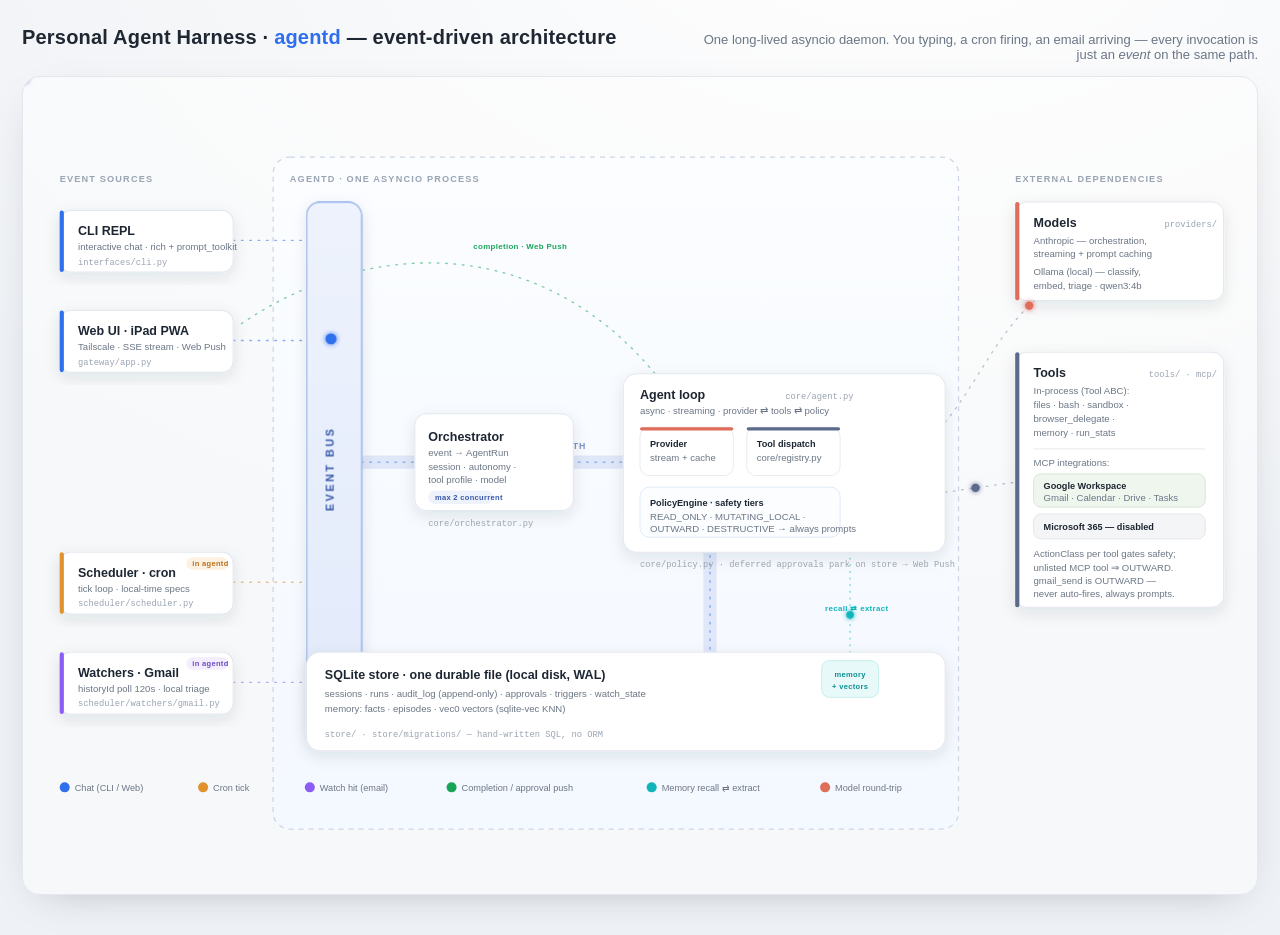
<file: architecture.html>
<!DOCTYPE html>
<html lang="en">
<head>
<meta charset="utf-8">
<meta name="viewport" content="width=device-width, initial-scale=1">
<title>Personal Agent Harness — Architecture</title>
<style>
  :root{
    --bg:#f6f7f9; --ink:#1f2733; --muted:#6b7685; --faint:#9aa4b2;
    --card:#ffffff; --line:#e3e7ee;
    --chat:#2f6fed; --cron:#e0922f; --watch:#8b5cf6;
    --push:#18a558; --mem:#0fb5ba; --models:#e06c5a; --tools:#5b6b8c;
  }
  *{box-sizing:border-box}
  html,body{margin:0;padding:0;background:
     radial-gradient(1200px 700px at 70% -10%, #ffffff 0%, #f6f7f9 55%, #eef1f5 100%);
     color:var(--ink);
     font-family:-apple-system,BlinkMacSystemFont,"Segoe UI",Roboto,Helvetica,Arial,sans-serif;}
  .wrap{max-width:1480px;margin:0 auto;padding:26px 22px 40px;}
  header.top{display:flex;align-items:baseline;justify-content:space-between;
     flex-wrap:wrap;gap:8px;margin-bottom:14px;}
  header.top h1{font-size:20px;font-weight:650;letter-spacing:.2px;margin:0}
  header.top h1 span{color:var(--chat)}
  header.top p{margin:0;color:var(--muted);font-size:13px;max-width:560px;text-align:right}
  .frame{background:rgba(255,255,255,.55);border:1px solid var(--line);border-radius:18px;
     box-shadow:0 12px 40px -22px rgba(31,39,51,.35);overflow:hidden}
  svg{display:block;width:100%;height:auto}

  /* SVG text styling */
  .t-title{font-size:15px;font-weight:650;fill:var(--ink)}
  .t-sub{font-size:11.5px;fill:var(--muted)}
  .t-path{font-size:10.5px;fill:var(--faint);
     font-family:"SF Mono",ui-monospace,SFMono-Regular,Menlo,Consolas,monospace}
  .t-zone{font-size:11px;font-weight:650;letter-spacing:1.4px;fill:var(--faint)}
  .t-bus{font-size:13px;font-weight:700;letter-spacing:3px;fill:#3556a8}
  .t-chip{font-size:11px;font-weight:600;fill:var(--ink)}
  .t-tag{font-size:9.5px;font-weight:600;letter-spacing:.4px}
  .t-lane{font-size:10.5px;font-weight:600;letter-spacing:1.2px;fill:#7d93c9}

  .card{filter:url(#softshadow)}
  .surface{fill:var(--card);stroke:var(--line);stroke-width:1.2}

  /* animated dashed flow on connectors */
  .flow{fill:none;stroke-width:1.6;stroke-linecap:round;
     stroke-dasharray:2 8;animation:dash 1.4s linear infinite;opacity:.55}
  @keyframes dash{to{stroke-dashoffset:-40}}
  .flow.chat{stroke:var(--chat)} .flow.cron{stroke:var(--cron)}
  .flow.watch{stroke:var(--watch)} .flow.push{stroke:var(--push);animation-duration:2.2s}
  .flow.mem{stroke:var(--mem);stroke-dasharray:1 7;animation-duration:2.6s}
  .flow.dep{stroke:var(--tools);opacity:.4}

  .lane{fill:none;stroke:#cdd9f5;stroke-width:16;stroke-linecap:round;
     stroke-linejoin:round;opacity:.55}

  .pulse{transform-box:fill-box;transform-origin:center;
     animation:breathe 3.6s ease-in-out infinite}
  @keyframes breathe{0%,100%{opacity:.35}50%{opacity:.9}}

  .legend text{font-size:11px;fill:var(--muted)}
  .badge{font-size:9px;font-weight:700;letter-spacing:.4px}
</style>
</head>
<body>
<div class="wrap">
  <header class="top">
    <h1>Personal Agent Harness · <span>agentd</span> — event-driven architecture</h1>
    <p>One long-lived asyncio daemon. You typing, a cron firing, an email arriving —
       every invocation is just an <em>event</em> on the same path.</p>
  </header>

  <div class="frame">
  <svg viewBox="0 0 1480 980" xmlns="http://www.w3.org/2000/svg"
       xmlns:xlink="http://www.w3.org/1999/xlink" role="img"
       aria-label="Animated architecture diagram of the agentd personal agent harness">
    <defs>
      <filter id="softshadow" x="-20%" y="-20%" width="140%" height="140%">
        <feDropShadow dx="0" dy="6" stdDeviation="9" flood-color="#1f2733" flood-opacity="0.10"/>
      </filter>
      <filter id="glow" x="-80%" y="-80%" width="260%" height="260%">
        <feGaussianBlur stdDeviation="3.2" result="b"/>
        <feMerge><feMergeNode in="b"/><feMergeNode in="SourceGraphic"/></feMerge>
      </filter>
      <linearGradient id="busgrad" x1="0" y1="0" x2="0" y2="1">
        <stop offset="0" stop-color="#eef3fd"/><stop offset="1" stop-color="#e2eafb"/>
      </linearGradient>
      <linearGradient id="agentgrad" x1="0" y1="0" x2="0" y2="1">
        <stop offset="0" stop-color="#fbfdff"/><stop offset="1" stop-color="#f4f8ff"/>
      </linearGradient>

      <!-- ===== journey paths (sources converge on the bus, share one downstream lane) ===== -->
      <path id="jCLI"   d="M252,196 L340,196 L406,462 L470,462 L660,462 L720,462 L824,462 L824,572 L824,706"/>
      <path id="jWeb"   d="M252,316 L340,316 L406,462 L470,462 L660,462 L720,462 L824,462 L824,572 L824,706"/>
      <path id="jCron"  d="M252,606 L340,606 L406,462 L470,462 L660,462 L720,462 L824,462 L824,572 L824,706"/>
      <path id="jWatch" d="M252,726 L340,726 L406,462 L470,462 L660,462 L720,462 L824,462 L824,572 L824,706"/>
      <!-- dependency + return paths -->
      <path id="pModels" d="M1106,414 C1150,360 1170,300 1228,256"/>
      <path id="pTools"  d="M1106,498 L1190,486"/>
      <path id="pPush"   d="M860,560 C760,210 470,150 256,300"/>
      <path id="pMem"    d="M992,690 L992,576"/>
    </defs>

    <!-- ============ agentd boundary ============ -->
    <rect x="300" y="96" width="822" height="806" rx="20"
          fill="url(#agentgrad)" stroke="#cdd6e6" stroke-width="1.5" stroke-dasharray="6 6"/>
    <text class="t-zone" x="320" y="126">AGENTD · ONE ASYNCIO PROCESS</text>

    <!-- shared lane highlight under the spine -->
    <path class="lane" d="M406,462 L470,462 L660,462 L720,462 L824,462 L824,572 L824,706"/>
    <text class="t-lane" x="470" y="446">EVERY EVENT → THE SAME PATH</text>

    <!-- zone labels -->
    <text class="t-zone" x="44" y="126">EVENT SOURCES</text>
    <text class="t-zone" x="1190" y="126">EXTERNAL DEPENDENCIES</text>

    <!-- ================= connector base lines (animated dashes) ================= -->
    <path class="flow chat"  d="M252,196 L340,196"/>
    <path class="flow chat"  d="M252,316 L340,316"/>
    <path class="flow cron"  d="M252,606 L340,606"/>
    <path class="flow watch" d="M252,726 L340,726"/>
    <path class="flow chat"  d="M406,462 L470,462 L660,462 L720,462 L824,462 L824,572 L824,706"/>
    <path class="flow dep"   d="M1106,414 C1150,360 1170,300 1228,256"/>
    <path class="flow dep"   d="M1106,498 L1190,486"/>
    <path class="flow push"  d="M860,560 C760,210 470,150 256,300"/>
    <path class="flow mem"   d="M992,690 L992,576"/>

    <!-- ================= SOURCE CARDS ================= -->
    <g class="card">
      <rect class="surface" x="44" y="160" width="208" height="74" rx="13"/>
      <rect x="44" y="160" width="5" height="74" rx="2.5" fill="var(--chat)"/>
      <text class="t-title" x="66" y="190">CLI REPL</text>
      <text class="t-sub"   x="66" y="208">interactive chat · rich + prompt_toolkit</text>
      <text class="t-path"  x="66" y="225">interfaces/cli.py</text>
    </g>
    <g class="card">
      <rect class="surface" x="44" y="280" width="208" height="74" rx="13"/>
      <rect x="44" y="280" width="5" height="74" rx="2.5" fill="var(--chat)"/>
      <text class="t-title" x="66" y="310">Web UI · iPad PWA</text>
      <text class="t-sub"   x="66" y="328">Tailscale · SSE stream · Web Push</text>
      <text class="t-path"  x="66" y="345">gateway/app.py</text>
    </g>
    <g class="card">
      <rect class="surface" x="44" y="570" width="208" height="74" rx="13"/>
      <rect x="44" y="570" width="5" height="74" rx="2.5" fill="var(--cron)"/>
      <text class="t-title" x="66" y="600">Scheduler · cron</text>
      <text class="t-sub"   x="66" y="618">tick loop · local-time specs</text>
      <text class="t-path"  x="66" y="635">scheduler/scheduler.py</text>
      <rect x="196" y="576" width="50" height="15" rx="7.5" fill="#fdf1e1"/>
      <text class="t-tag badge" x="203" y="587" fill="#b9701e">in agentd</text>
    </g>
    <g class="card">
      <rect class="surface" x="44" y="690" width="208" height="74" rx="13"/>
      <rect x="44" y="690" width="5" height="74" rx="2.5" fill="var(--watch)"/>
      <text class="t-title" x="66" y="720">Watchers · Gmail</text>
      <text class="t-sub"   x="66" y="738">historyId poll 120s · local triage</text>
      <text class="t-path"  x="66" y="755">scheduler/watchers/gmail.py</text>
      <rect x="196" y="696" width="50" height="15" rx="7.5" fill="#f3edfd"/>
      <text class="t-tag badge" x="203" y="707" fill="#6d49c4">in agentd</text>
    </g>

    <!-- ================= EVENT BUS ================= -->
    <g class="card">
      <rect x="340" y="150" width="66" height="640" rx="16" fill="url(#busgrad)"
            stroke="#c2d0ee" stroke-width="1.4"/>
      <rect class="pulse" x="340" y="150" width="66" height="640" rx="16"
            fill="none" stroke="#9db6ec" stroke-width="1.4"/>
      <text class="t-bus" x="373" y="470" text-anchor="middle"
            transform="rotate(-90 373 470)">EVENT&#160;BUS</text>
      <text class="t-path" x="373" y="772" text-anchor="middle"
            transform="rotate(-90 373 540)" opacity="0">core/events.py</text>
    </g>
    <text class="t-path" x="346" y="806">core/events.py</text>

    <!-- ================= ORCHESTRATOR ================= -->
    <g class="card">
      <rect class="surface" x="470" y="404" width="190" height="116" rx="14"/>
      <text class="t-title" x="486" y="436">Orchestrator</text>
      <text class="t-sub"   x="486" y="455">event → AgentRun</text>
      <text class="t-sub"   x="486" y="471">session · autonomy ·</text>
      <text class="t-sub"   x="486" y="487">tool profile · model</text>
      <rect x="486" y="496" width="78" height="16" rx="8" fill="#eef2fb"/>
      <text class="t-tag badge" x="494" y="507.5" fill="#3556a8">max 2 concurrent</text>
    </g>
    <text class="t-path" x="486" y="538">core/orchestrator.py</text>

    <!-- ================= AGENT LOOP ================= -->
    <g class="card">
      <rect class="surface" x="720" y="356" width="386" height="214" rx="16"/>
      <text class="t-title" x="740" y="386">Agent loop</text>
      <text class="t-sub"   x="740" y="404">async · streaming · provider ⇄ tools ⇄ policy</text>

      <!-- provider chip -->
      <rect x="740" y="420" width="112" height="58" rx="11" fill="#fff" stroke="var(--line)"/>
      <rect x="740" y="420" width="112" height="4" rx="2" fill="var(--models)"/>
      <text class="t-chip" x="752" y="444">Provider</text>
      <text class="t-sub"  x="752" y="461">stream + cache</text>

      <!-- tools dispatch chip -->
      <rect x="868" y="420" width="112" height="58" rx="11" fill="#fff" stroke="var(--line)"/>
      <rect x="868" y="420" width="112" height="4" rx="2" fill="var(--tools)"/>
      <text class="t-chip" x="880" y="444">Tool dispatch</text>
      <text class="t-sub"  x="880" y="461">core/registry.py</text>

      <!-- policy chip -->
      <rect x="740" y="492" width="240" height="60" rx="11" fill="#fbfdff" stroke="#dbe6f7"/>
      <text class="t-chip" x="752" y="514">PolicyEngine · safety tiers</text>
      <text class="t-sub"  x="752" y="531">READ_ONLY · MUTATING_LOCAL ·</text>
      <text class="t-sub"  x="752" y="546">OUTWARD · DESTRUCTIVE → always prompts</text>
    </g>
    <text class="t-path" x="996" y="386" text-anchor="end">core/agent.py</text>
    <text class="t-path" x="740" y="588">core/policy.py · deferred approvals park on store → Web Push</text>

    <!-- ================= SQLITE STORE ================= -->
    <g class="card">
      <rect class="surface" x="340" y="690" width="766" height="118" rx="16"
            fill="#f3f6fb"/>
      <text class="t-title" x="362" y="722">SQLite store · one durable file (local disk, WAL)</text>
      <text class="t-sub"   x="362" y="744">sessions · runs · audit_log (append-only) · approvals · triggers · watch_state</text>
      <text class="t-sub"   x="362" y="762">memory: facts · episodes · vec0 vectors (sqlite-vec KNN)</text>
      <text class="t-path"  x="362" y="792">store/ · store/migrations/ — hand-written SQL, no ORM</text>
      <!-- memory cell marker -->
      <rect x="958" y="700" width="68" height="44" rx="9" fill="#e7faf9" stroke="#bdeceb"/>
      <text class="t-tag badge" x="992" y="720" fill="#0a8f93" text-anchor="middle">memory</text>
      <text class="t-tag badge" x="992" y="734" fill="#0a8f93" text-anchor="middle">+ vectors</text>
    </g>

    <!-- ================= MODELS ================= -->
    <g class="card">
      <rect class="surface" x="1190" y="150" width="250" height="118" rx="14"/>
      <rect x="1190" y="150" width="5" height="118" rx="2.5" fill="var(--models)"/>
      <text class="t-title" x="1212" y="180">Models</text>
      <text class="t-sub"   x="1212" y="200">Anthropic — orchestration,</text>
      <text class="t-sub"   x="1212" y="216">streaming + prompt caching</text>
      <text class="t-sub"   x="1212" y="238">Ollama (local) — classify,</text>
      <text class="t-sub"   x="1212" y="254">embed, triage · qwen3:4b</text>
    </g>
    <text class="t-path" x="1432" y="180" text-anchor="end">providers/</text>

    <!-- ================= TOOLS ================= -->
    <g class="card">
      <rect class="surface" x="1190" y="330" width="250" height="306" rx="14"/>
      <rect x="1190" y="330" width="5" height="306" rx="2.5" fill="var(--tools)"/>
      <text class="t-title" x="1212" y="360">Tools</text>
      <text class="t-sub"   x="1212" y="380">In-process (Tool ABC):</text>
      <text class="t-sub"   x="1212" y="397">files · bash · sandbox ·</text>
      <text class="t-sub"   x="1212" y="414">browser_delegate ·</text>
      <text class="t-sub"   x="1212" y="431">memory · run_stats</text>
      <line x1="1212" y1="446" x2="1418" y2="446" stroke="var(--line)"/>
      <text class="t-sub"   x="1212" y="466">MCP integrations:</text>
      <rect x="1212" y="476" width="206" height="40" rx="9" fill="#eef6ee" stroke="#cfe6cf"/>
      <text class="t-chip" x="1224" y="494" fill="#1f6b3a">Google Workspace</text>
      <text class="t-sub"  x="1224" y="509">Gmail · Calendar · Drive · Tasks</text>
      <rect x="1212" y="524" width="206" height="30" rx="9" fill="#f4f5f7" stroke="#e0e3e9"/>
      <text class="t-chip" x="1224" y="543" fill="#8a93a3">Microsoft 365 — disabled</text>
      <text class="t-sub"  x="1212" y="576">ActionClass per tool gates safety;</text>
      <text class="t-sub"  x="1212" y="592">unlisted MCP tool ⇒ OUTWARD.</text>
      <text class="t-sub"  x="1212" y="608">gmail_send is OUTWARD —</text>
      <text class="t-sub"  x="1212" y="624">never auto-fires, always prompts.</text>
    </g>
    <text class="t-path" x="1432" y="360" text-anchor="end">tools/ · mcp/</text>

    <!-- labels for return flows -->
    <text class="t-tag" x="540" y="206" fill="var(--push)">completion · Web Push</text>
    <text class="t-tag" x="1000" y="640" fill="var(--mem)" text-anchor="middle">recall ⇄ extract</text>

    <!-- ================= ANIMATED PACKETS ================= -->
    <!-- source → bus → shared spine (the heart of the diagram) -->
    <g filter="url(#glow)">
      <circle r="6.5" fill="var(--chat)">
        <animateMotion dur="7s" begin="0s"   repeatCount="indefinite" calcMode="linear">
          <mpath xlink:href="#jCLI"/></animateMotion></circle>
      <circle r="6.5" fill="var(--chat)">
        <animateMotion dur="7s" begin="3.4s" repeatCount="indefinite" calcMode="linear">
          <mpath xlink:href="#jWeb"/></animateMotion></circle>
      <circle r="6.5" fill="var(--cron)">
        <animateMotion dur="7.4s" begin="1.7s" repeatCount="indefinite" calcMode="linear">
          <mpath xlink:href="#jCron"/></animateMotion></circle>
      <circle r="6.5" fill="var(--watch)">
        <animateMotion dur="8s" begin="5s"   repeatCount="indefinite" calcMode="linear">
          <mpath xlink:href="#jWatch"/></animateMotion></circle>
      <!-- second wave for density -->
      <circle r="5" fill="var(--chat)" opacity=".85">
        <animateMotion dur="7s" begin="5.2s" repeatCount="indefinite" calcMode="linear">
          <mpath xlink:href="#jCLI"/></animateMotion></circle>
      <circle r="5" fill="var(--watch)" opacity=".85">
        <animateMotion dur="8s" begin="2.4s" repeatCount="indefinite" calcMode="linear">
          <mpath xlink:href="#jWatch"/></animateMotion></circle>
    </g>

    <!-- provider round-trip (there and back) -->
    <g filter="url(#glow)">
      <circle r="5" fill="var(--models)">
        <animateMotion dur="2.4s" begin="0.4s" repeatCount="indefinite"
          keyPoints="0;1;0" keyTimes="0;0.5;1" calcMode="linear">
          <mpath xlink:href="#pModels"/></animateMotion></circle>
    </g>
    <!-- tool dispatch round-trip -->
    <g filter="url(#glow)">
      <circle r="5" fill="var(--tools)">
        <animateMotion dur="2s" begin="1s" repeatCount="indefinite"
          keyPoints="0;1;0" keyTimes="0;0.5;1" calcMode="linear">
          <mpath xlink:href="#pTools"/></animateMotion></circle>
    </g>
    <!-- completion / approval push back to Web UI -->
    <g filter="url(#glow)">
      <circle r="5.5" fill="var(--push)">
        <animateMotion dur="3.4s" begin="2.2s" repeatCount="indefinite" calcMode="linear">
          <mpath xlink:href="#pPush"/></animateMotion></circle>
    </g>
    <!-- memory recall/extract -->
    <g filter="url(#glow)">
      <circle r="4.5" fill="var(--mem)">
        <animateMotion dur="3.2s" begin="0.8s" repeatCount="indefinite"
          keyPoints="0;1;0" keyTimes="0;0.5;1" calcMode="linear">
          <mpath xlink:href="#pMem"/></animateMotion></circle>
    </g>

    <!-- ================= LEGEND ================= -->
    <g class="legend" transform="translate(44,856)">
      <circle cx="6"   cy="-4" r="6" fill="var(--chat)"/><text x="18" y="0">Chat (CLI / Web)</text>
      <circle cx="172" cy="-4" r="6" fill="var(--cron)"/><text x="184" y="0">Cron tick</text>
      <circle cx="300" cy="-4" r="6" fill="var(--watch)"/><text x="312" y="0">Watch hit (email)</text>
      <circle cx="470" cy="-4" r="6" fill="var(--push)"/><text x="482" y="0">Completion / approval push</text>
      <circle cx="710" cy="-4" r="6" fill="var(--mem)"/><text x="722" y="0">Memory recall ⇄ extract</text>
      <circle cx="918" cy="-4" r="6" fill="var(--models)"/><text x="930" y="0">Model round-trip</text>
    </g>
  </svg>
  </div>
</div>
</body>
</html>
</file>
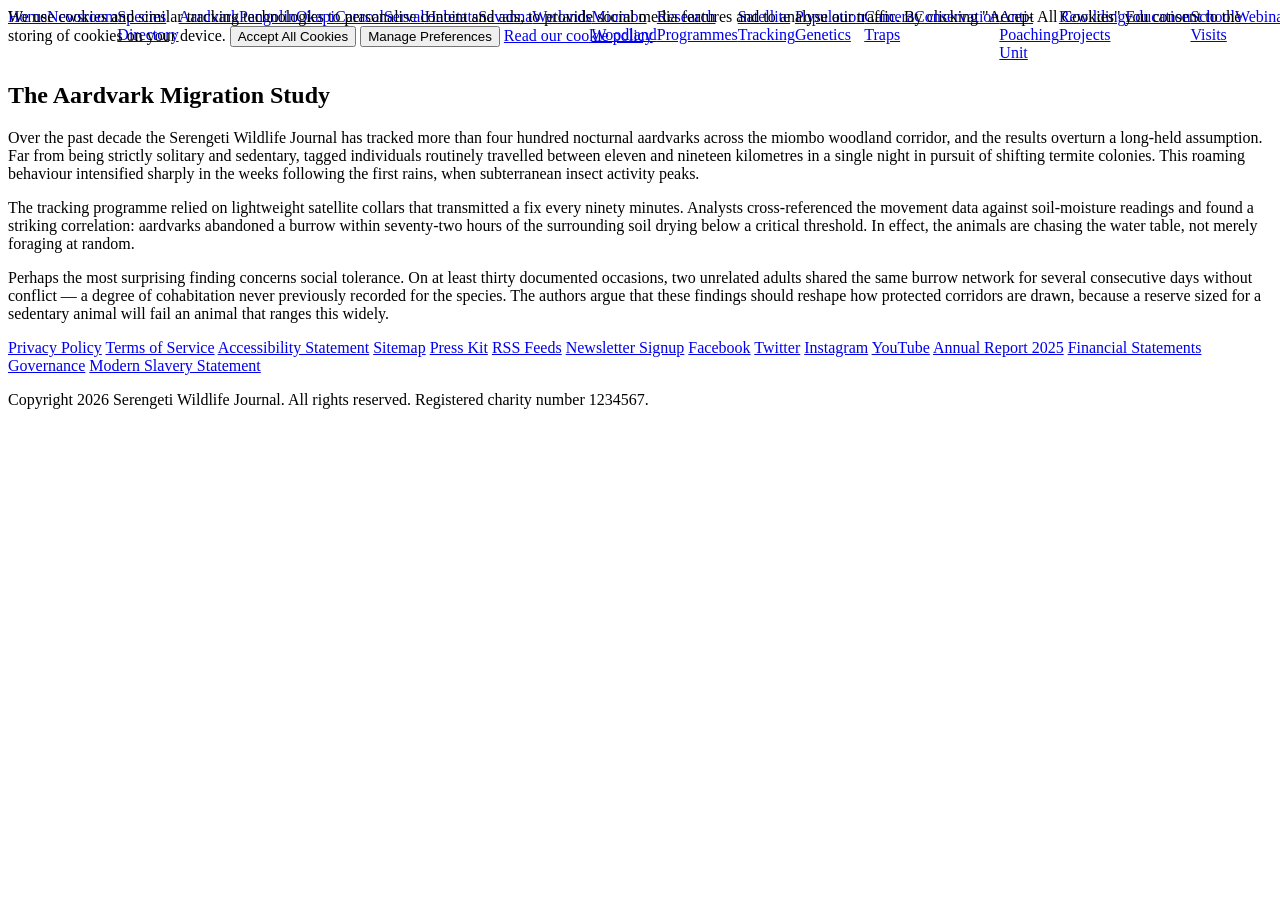
<file: tests/fixtures/html/boilerplate.html>
<!DOCTYPE html>
<html lang="en">
<head>
  <meta charset="utf-8">
  <title>The Aardvark Migration Study — Serengeti Wildlife Journal</title>
  <meta property="og:title" content="The Aardvark Migration Study">
  <meta name="description" content="Findings from a decade of nocturnal aardvark tracking.">
  <style>.nav{display:flex}.cookie{position:fixed}</style>
  <script>window.dataLayer=[{event:'pageview'}];</script>
</head>
<body>
  <div class="cookie" id="cookie-banner">
    We use cookies and similar tracking technologies to personalise content and
    ads, to provide social media features and to analyse our traffic. By clicking
    "Accept All Cookies" you consent to the storing of cookies on your device.
    <button>Accept All Cookies</button>
    <button>Manage Preferences</button>
    <a href="/cookie-policy">Read our cookie policy</a>
  </div>

  <header>
    <nav class="nav" aria-label="Primary">
      <a href="/">Home</a>
      <a href="/news">Newsroom</a>
      <a href="/species">Species Directory</a>
      <a href="/species/aardvark">Aardvark</a>
      <a href="/species/pangolin">Pangolin</a>
      <a href="/species/okapi">Okapi</a>
      <a href="/species/caracal">Caracal</a>
      <a href="/species/serval">Serval</a>
      <a href="/habitats">Habitats</a>
      <a href="/habitats/savanna">Savanna</a>
      <a href="/habitats/wetlands">Wetlands</a>
      <a href="/habitats/miombo">Miombo Woodland</a>
      <a href="/research">Research Programmes</a>
      <a href="/research/tracking">Satellite Tracking</a>
      <a href="/research/genetics">Population Genetics</a>
      <a href="/research/camera-traps">Camera Traps</a>
      <a href="/conservation">Conservation</a>
      <a href="/conservation/anti-poaching">Anti-Poaching Unit</a>
      <a href="/conservation/rewilding">Rewilding Projects</a>
      <a href="/education">Education</a>
      <a href="/education/school-visits">School Visits</a>
      <a href="/education/webinars">Webinars</a>
      <a href="/membership">Membership</a>
      <a href="/membership/join">Join Today</a>
      <a href="/membership/renew">Renew Membership</a>
      <a href="/shop">Gift Shop</a>
      <a href="/shop/wholesale">Wholesale Enquiries</a>
      <a href="/donate">Donate</a>
      <a href="/events">Events Calendar</a>
      <a href="/events/gala">Annual Gala Dinner</a>
      <a href="/about">About Us</a>
      <a href="/about/team">Our Team</a>
      <a href="/about/partners">Partner Organisations</a>
      <a href="/careers">Careers</a>
      <a href="/contact">Contact</a>
      <a href="/login">Member Login</a>
    </nav>
  </header>

  <main>
    <article>
      <h1>The Aardvark Migration Study</h1>
      <p>
        Over the past decade the Serengeti Wildlife Journal has tracked more than
        four hundred nocturnal aardvarks across the miombo woodland corridor, and
        the results overturn a long-held assumption. Far from being strictly
        solitary and sedentary, tagged individuals routinely travelled between
        eleven and nineteen kilometres in a single night in pursuit of shifting
        termite colonies. This roaming behaviour intensified sharply in the weeks
        following the first rains, when subterranean insect activity peaks.
      </p>
      <p>
        The tracking programme relied on lightweight satellite collars that
        transmitted a fix every ninety minutes. Analysts cross-referenced the
        movement data against soil-moisture readings and found a striking
        correlation: aardvarks abandoned a burrow within seventy-two hours of the
        surrounding soil drying below a critical threshold. In effect, the animals
        are chasing the water table, not merely foraging at random.
      </p>
      <p>
        Perhaps the most surprising finding concerns social tolerance. On at least
        thirty documented occasions, two unrelated adults shared the same burrow
        network for several consecutive days without conflict — a degree of
        cohabitation never previously recorded for the species. The authors argue
        that these findings should reshape how protected corridors are drawn,
        because a reserve sized for a sedentary animal will fail an animal that
        ranges this widely.
      </p>
    </article>
  </main>

  <footer>
    <nav aria-label="Footer">
      <a href="/privacy">Privacy Policy</a>
      <a href="/terms">Terms of Service</a>
      <a href="/accessibility">Accessibility Statement</a>
      <a href="/sitemap">Sitemap</a>
      <a href="/press">Press Kit</a>
      <a href="/rss">RSS Feeds</a>
      <a href="/newsletter">Newsletter Signup</a>
      <a href="/facebook">Facebook</a>
      <a href="/twitter">Twitter</a>
      <a href="/instagram">Instagram</a>
      <a href="/youtube">YouTube</a>
      <a href="/annual-report">Annual Report 2025</a>
      <a href="/financials">Financial Statements</a>
      <a href="/governance">Governance</a>
      <a href="/modern-slavery">Modern Slavery Statement</a>
    </nav>
    <p>Copyright 2026 Serengeti Wildlife Journal. All rights reserved. Registered charity number 1234567.</p>
  </footer>
</body>
</html>
</file>
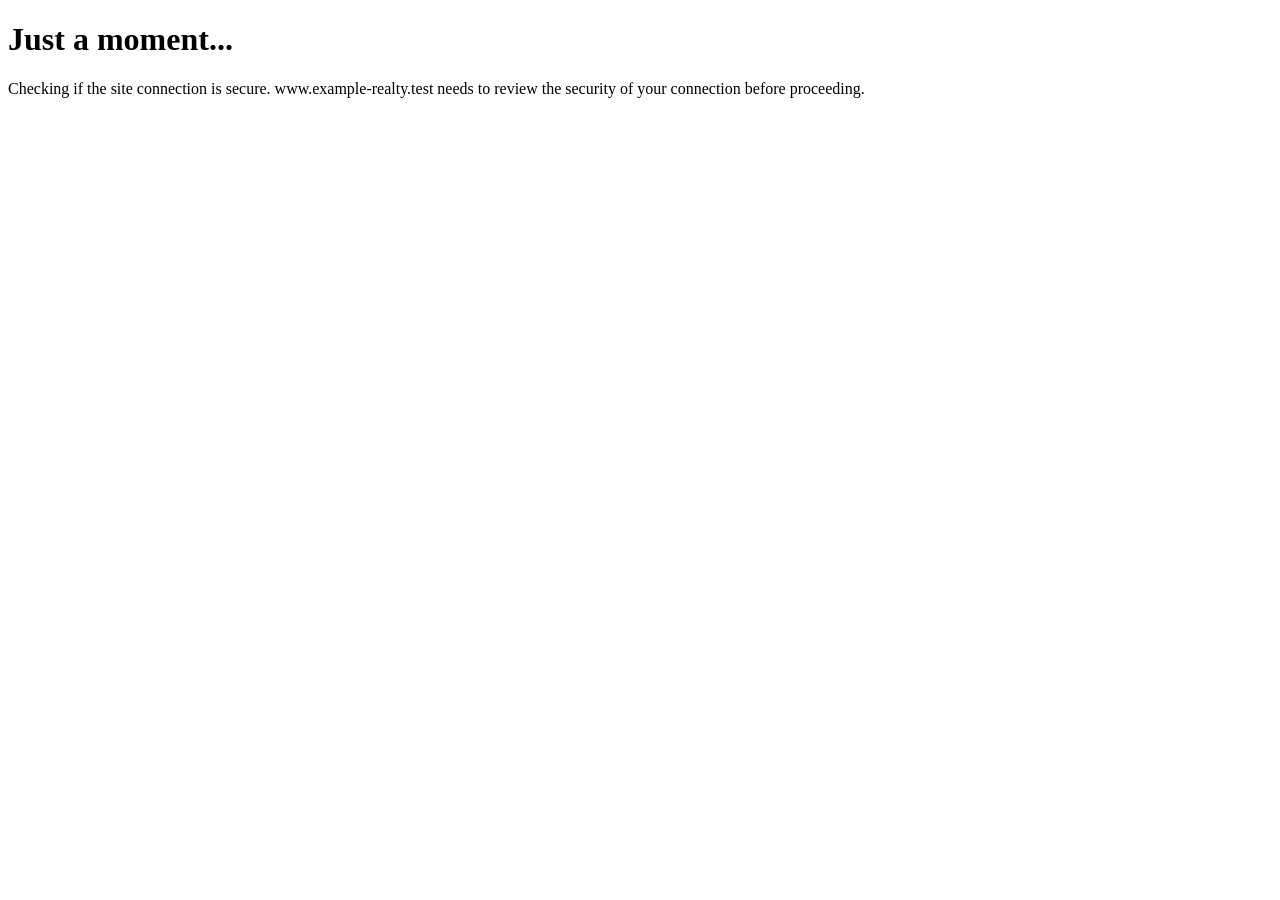
<file: tests/fixtures/html/cloudflare_challenge.html>
<!DOCTYPE html>
<html lang="en">
<head><title>Just a moment...</title></head>
<body class="no-js">
  <h1>Just a moment...</h1>
  <p>Checking if the site connection is secure. www.example-realty.test needs to
  review the security of your connection before proceeding.</p>
  <script src="https://challenges.cloudflare.com/turnstile/v0/api.js" async></script>
  <div class="cf-chl-widget-container" id="cf-chl-widget"></div>
</body>
</html>
</file>
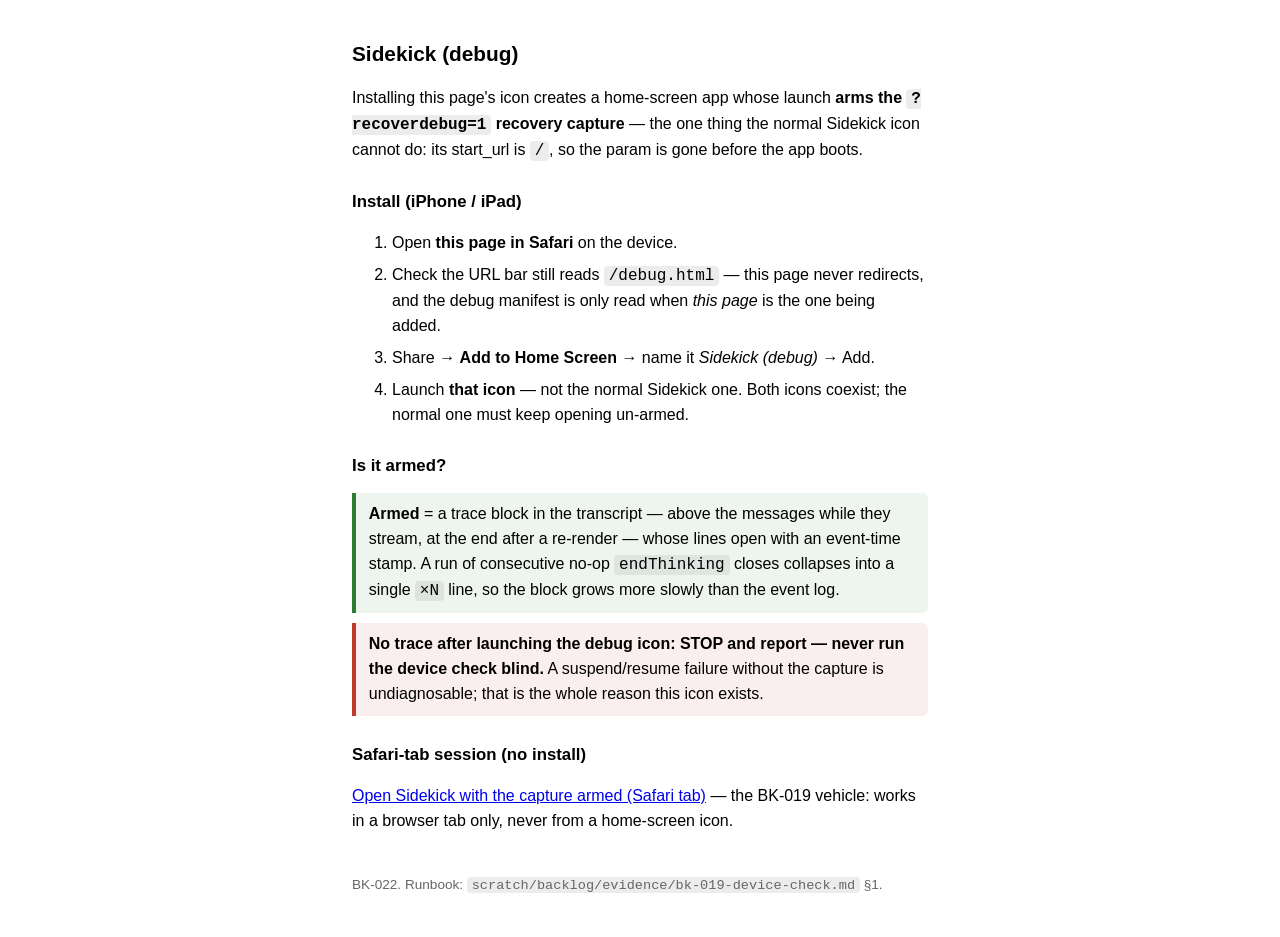
<file: src/harness/gateway/webui/debug.html>
<!doctype html>
<html lang="en">
<head>
  <meta charset="utf-8">
  <meta name="viewport" content="width=device-width, initial-scale=1, viewport-fit=cover">
  <title>Sidekick (debug) — launcher</title>
  <!-- A launcher, not a second app: iOS reads the manifest LINKED FROM THE
       PAGE BEING ADDED at Add-to-Home-Screen time, and the one linked here
       has a start_url carrying ?recoverdebug=1 — so the icon installed FROM
       THIS PAGE arms the on-device recovery capture. The normal Sidekick
       icon (added from /) never does. This page never navigates anywhere:
       no scripts of any kind, no refresh, nothing moves the URL bar off
       /debug.html — if it did, the saved icon would pick up the NORMAL
       manifest and the capture would never arm. Apple documents NOTHING about
       which manifest Add-to-Home-Screen reads (BK-022 U6), so a no-trace launch
       means "start_url/install-source unconfirmed" — never a diagnosis. -->
  <link rel="manifest" href="/manifest-debug.webmanifest">
  <link rel="apple-touch-icon" href="/icons/icon-192.png">
  <link rel="apple-touch-icon" href="/icons/icon-512.png" sizes="512x512">
  <meta name="apple-mobile-web-app-capable" content="yes">
  <meta name="apple-mobile-web-app-status-bar-style" content="default">
  <meta name="theme-color" content="#ffffff">
  <style>
    body { font: 16px/1.55 -apple-system, BlinkMacSystemFont, sans-serif;
           margin: 0 auto; padding: 1.5rem 1.25rem 3rem; max-width: 36rem; }
    h1 { font-size: 1.3rem; }
    h2 { font-size: 1.05rem; margin-top: 1.6rem; }
    ol li { margin-bottom: .45rem; }
    code { background: rgba(127, 127, 127, .15); padding: .05rem .3rem;
           border-radius: 4px; }
    .armed, .stop { border-left: 4px solid; padding: .6rem .8rem;
                    border-radius: 0 6px 6px 0; margin: .6rem 0; }
    .armed { border-color: #2e7d32; background: rgba(46, 125, 50, .08); }
    .stop { border-color: #c0392b; background: rgba(192, 57, 43, .08); }
    footer { margin-top: 2.5rem; color: #666; font-size: .85rem; }
  </style>
</head>
<body>
  <h1>Sidekick (debug)</h1>
  <p>Installing this page's icon creates a home-screen app whose launch
  <strong>arms the <code>?recoverdebug=1</code> recovery capture</strong> —
  the one thing the normal Sidekick icon cannot do: its start_url is
  <code>/</code>, so the param is gone before the app boots.</p>

  <h2>Install (iPhone / iPad)</h2>
  <ol>
    <li>Open <strong>this page in Safari</strong> on the device.</li>
    <li>Check the URL bar still reads <code>/debug.html</code> — this page
        never redirects, and the debug manifest is only read when
        <em>this page</em> is the one being added.</li>
    <li>Share → <strong>Add to Home Screen</strong> → name it
        <em>Sidekick (debug)</em> → Add.</li>
    <li>Launch <strong>that icon</strong> — not the normal Sidekick one.
        Both icons coexist; the normal one must keep opening un-armed.</li>
  </ol>

  <h2>Is it armed?</h2>
  <p class="armed"><strong>Armed</strong> = a trace block in the transcript —
  above the messages while they stream, at the end after a re-render — whose
  lines open with an event-time stamp. A run of consecutive no-op
  <code>endThinking</code> closes collapses into a single <code>×N</code> line,
  so the block grows more slowly than the event log.</p>
  <p class="stop"><strong>No trace after launching the debug icon: STOP and
  report — never run the device check blind.</strong> A suspend/resume
  failure without the capture is undiagnosable; that is the whole reason
  this icon exists.</p>

  <h2>Safari-tab session (no install)</h2>
  <p><a href="/?recoverdebug=1">Open Sidekick with the capture armed (Safari
  tab)</a> — the BK-019 vehicle: works in a browser tab only, never from a
  home-screen icon.</p>

  <footer>BK-022. Runbook: <code>scratch/backlog/evidence/bk-019-device-check.md</code> §1.</footer>
</body>
</html>
</file>
